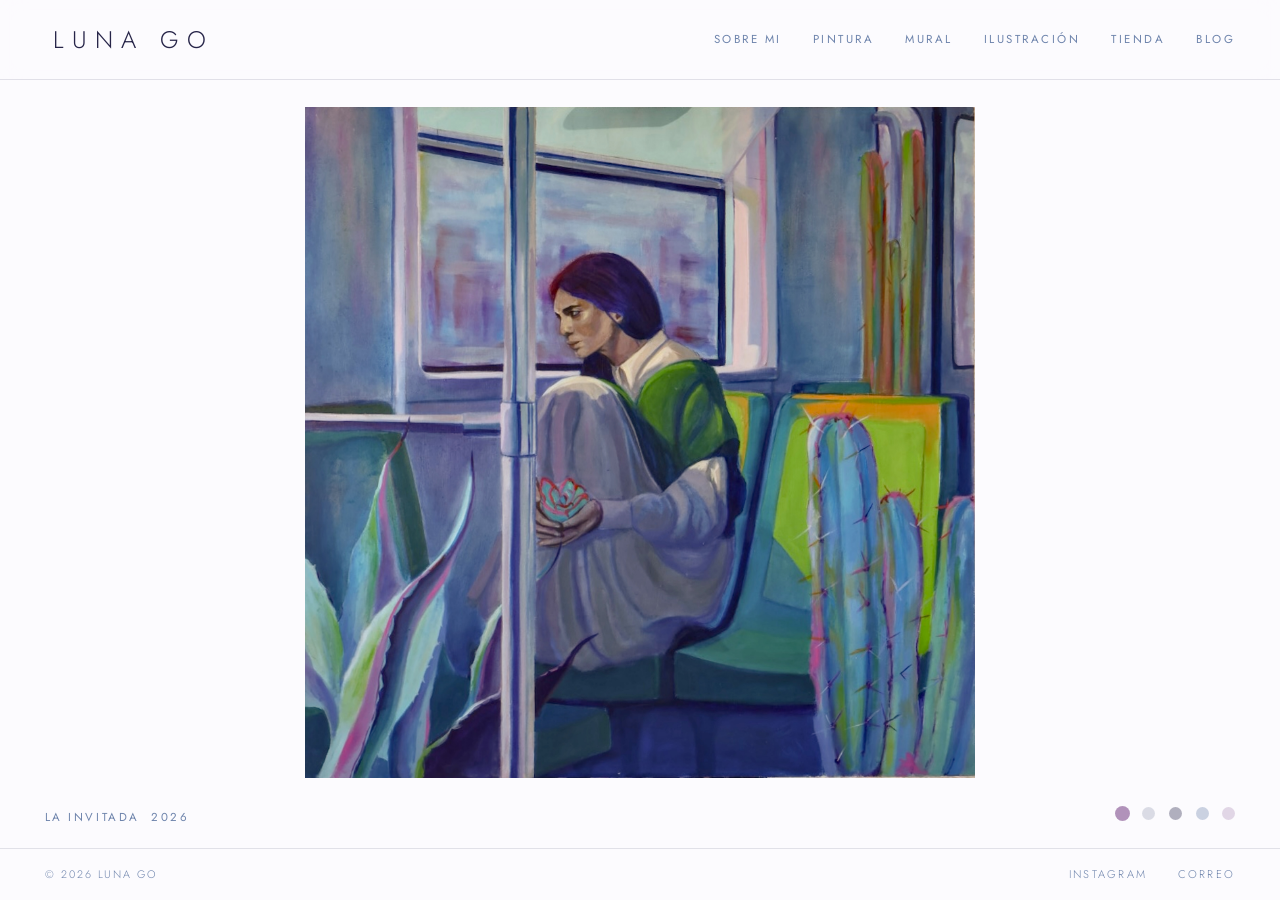
<file: index.html>
<!DOCTYPE html>
<html lang="es">
<head>
  <meta charset="UTF-8" />
  <meta name="viewport" content="width=device-width, initial-scale=1.0" />
  <title>Luna Go</title>
  <meta name="description" content="Obra de Luna Go — pintura, mural e ilustracion." />
  <link rel="preconnect" href="https://fonts.googleapis.com">
  <link rel="preconnect" href="https://fonts.gstatic.com" crossorigin>
  <link href="https://fonts.googleapis.com/css2?family=Cormorant+Garamond:ital,wght@0,400;0,500;0,600;1,400;1,500;1,600&family=Jost:wght@300;400;500&display=swap" rel="stylesheet">
  <link rel="stylesheet" href="styles.css">
</head>
<body>

  <!-- cabecera compartida (se genera desde site.js) -->
  <div id="site-header"></div>

  <!-- PORTADA / SLIDER -->
  <main class="hero" aria-roledescription="carrusel" aria-label="Obra selecta de Luna Go">
    <div class="stage" id="stage"></div>

    <button class="arrow prev" aria-label="Obra anterior">
      <svg viewBox="0 0 24 24" fill="none"><path d="M15 5l-7 7 7 7" stroke="currentColor" stroke-width="1.2" stroke-linecap="round" stroke-linejoin="round"/></svg>
    </button>
    <button class="arrow next" aria-label="Obra siguiente">
      <svg viewBox="0 0 24 24" fill="none"><path d="M9 5l7 7-7 7" stroke="currentColor" stroke-width="1.2" stroke-linecap="round" stroke-linejoin="round"/></svg>
    </button>

    <div class="hero-bar">
      <div class="caption" id="caption" aria-live="polite"></div>
      <div class="dots" id="dots" role="tablist" aria-label="Seleccionar obra"></div>
    </div>
  </main>

  <script src="obras-pintura.js"></script>
  <script src="obras-mural.js"></script>
  <script src="obras-ilustracion.js"></script>
  <script src="data.js"></script>
  <script src="site.js" defer></script>
  <script src="home.js" defer></script>
  <script src="lightbox.js" defer></script>
</body>
</html>
</file>
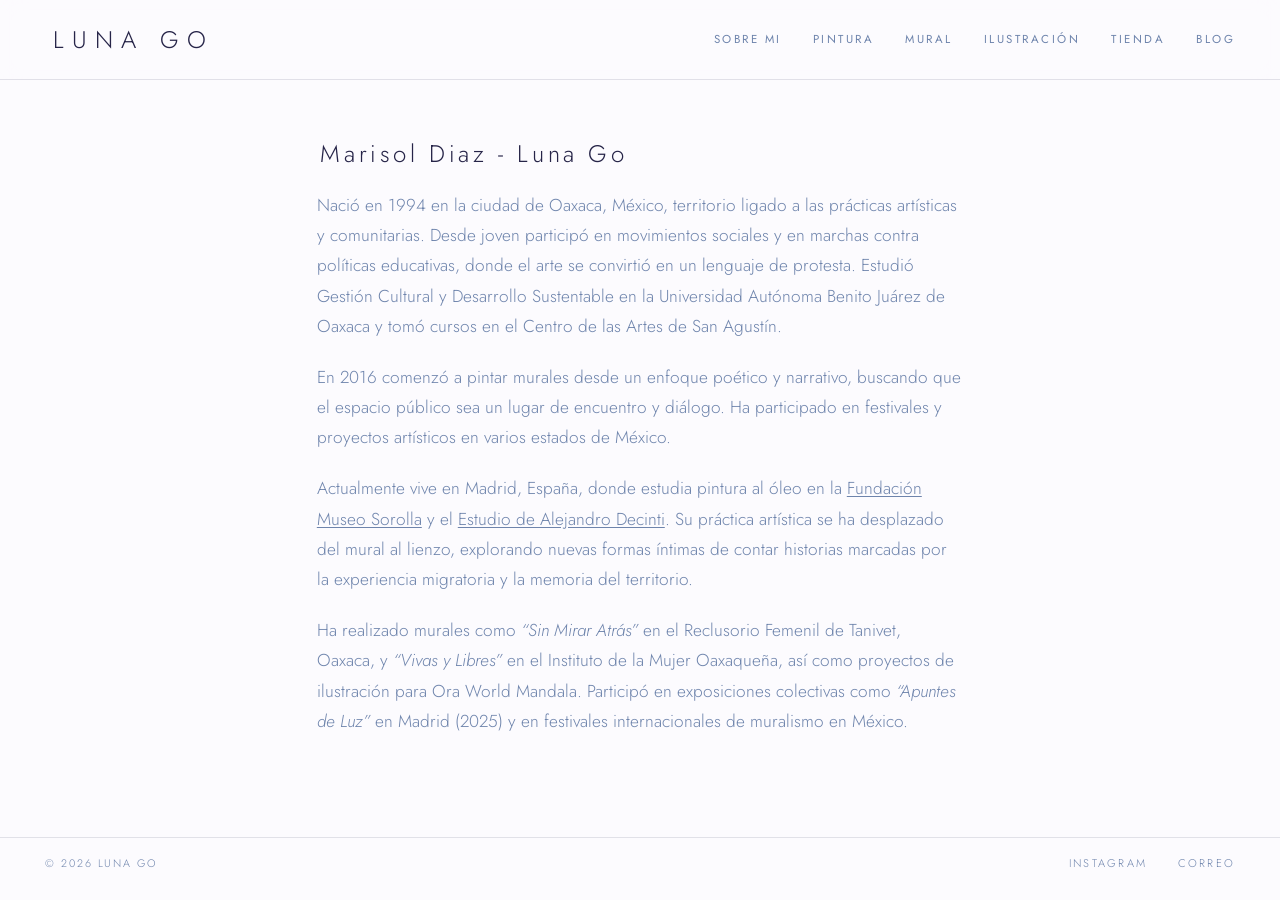
<file: about.html>
<!DOCTYPE html>
<html lang="es">
<head>
  <meta charset="UTF-8" />
  <meta name="viewport" content="width=device-width, initial-scale=1.0" />
  <title>Luna Go — About</title>
  <meta name="description" content="Sobre Luna Go." />
  <link rel="preconnect" href="https://fonts.googleapis.com">
  <link rel="preconnect" href="https://fonts.gstatic.com" crossorigin>
  <link href="https://fonts.googleapis.com/css2?family=Cormorant+Garamond:ital,wght@0,400;0,500;0,600;1,400;1,500;1,600&family=Jost:wght@300;400;500&display=swap" rel="stylesheet">
  <link rel="stylesheet" href="styles.css">
</head>
<body>

  <div id="site-header"></div>

  <main class="reading">
    <article class="post about" id="about"></article>
  </main>

  <script src="data.js"></script>
  <script src="site.js" defer></script>
  <script src="about.js" defer></script>
  <script src="lightbox.js" defer></script>
</body>
</html>
</file>
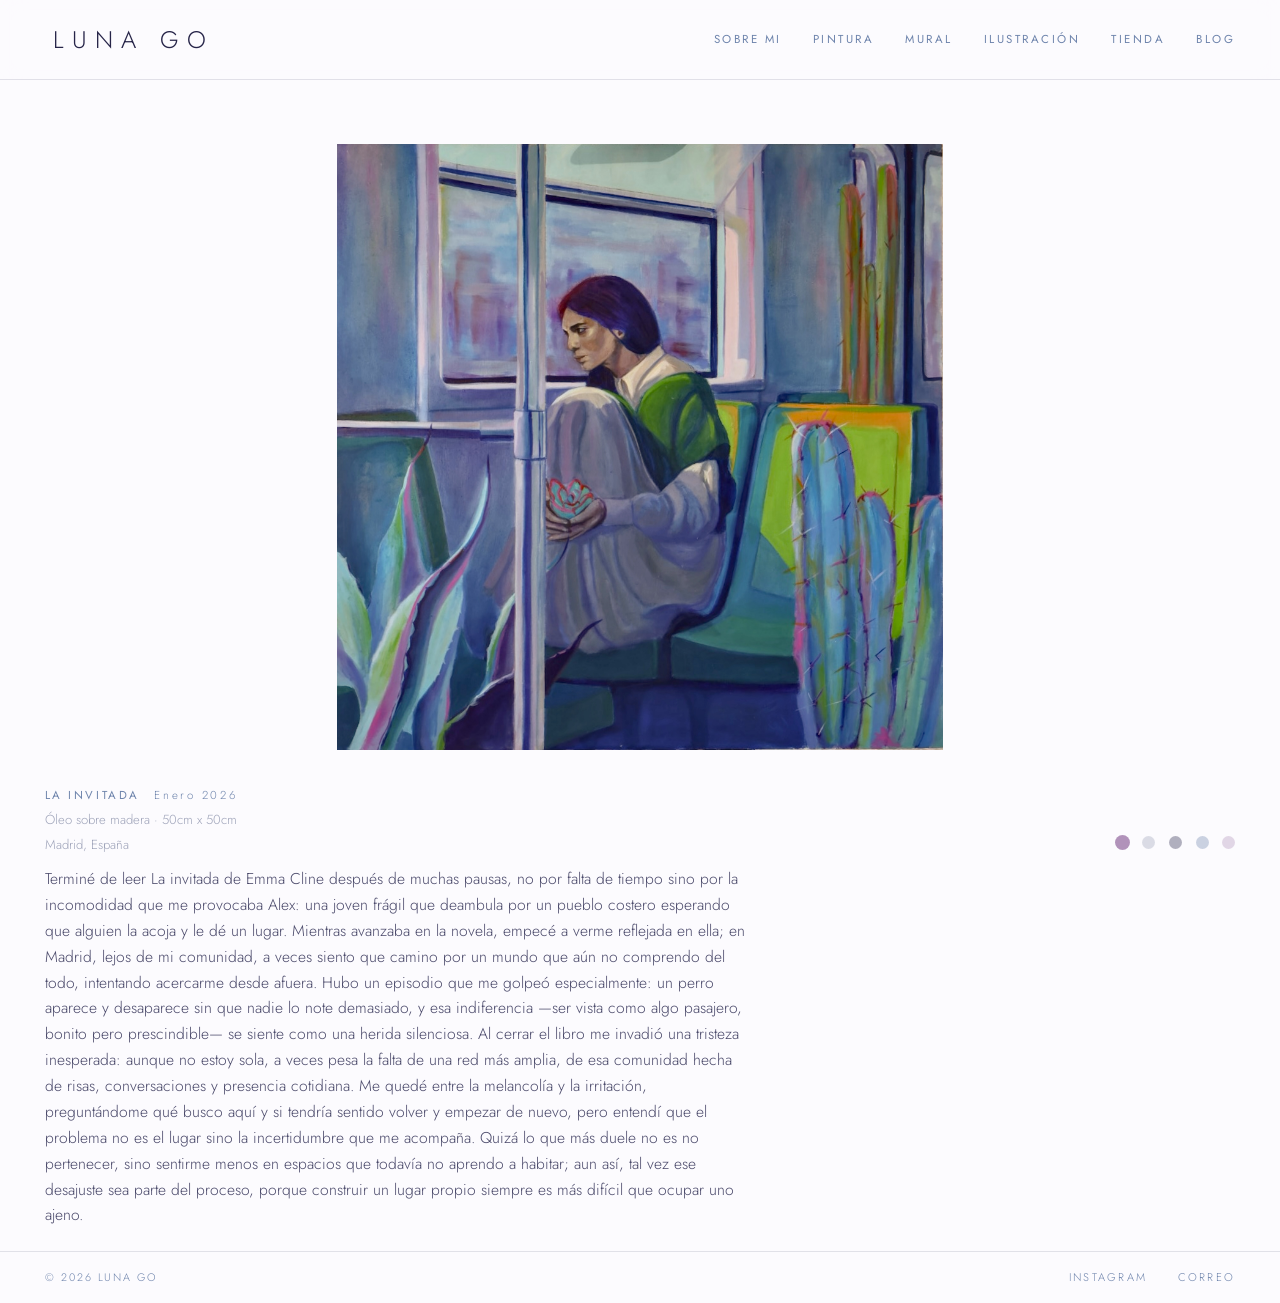
<file: galeria.html>
<!DOCTYPE html>
<html lang="es">
<head>
  <meta charset="UTF-8" />
  <meta name="viewport" content="width=device-width, initial-scale=1.0" />
  <title>Luna Go — Galería</title>
  <meta name="description" content="Obra de Luna Go por año y tipo." />
  <link rel="preconnect" href="https://fonts.googleapis.com">
  <link rel="preconnect" href="https://fonts.gstatic.com" crossorigin>
  <link href="https://fonts.googleapis.com/css2?family=Cormorant+Garamond:ital,wght@0,400;0,500;0,600;1,400;1,500;1,600&family=Jost:wght@300;400;500&display=swap" rel="stylesheet">
  <link rel="stylesheet" href="styles.css">
</head>
<body>

  <div id="site-header"></div>

  <main class="viewer-page">
    <!-- encabezado: Categoría · Año -->
    <div class="gallery-head">
      <h1 id="gTitle">Galería</h1>
      <span class="counter" id="gCounter"></span>
    </div>

    <!-- visor de la obra (se ve entera, estilo James Jean) -->
    <div class="viewer" id="viewer">
      <button class="v-nav prev" id="vPrev" aria-label="Obra anterior">‹</button>
      <button class="v-nav next" id="vNext" aria-label="Obra siguiente">›</button>
    </div>

    <!-- tira de miniaturas -->
    <div class="filmstrip" id="film"></div>

    <!-- ficha de la obra + puntos (título a la izquierda, puntos a la derecha) -->
    <div class="v-bar">
      <div class="v-meta" id="vMeta"></div>
      <div class="dots gdots" id="gDots" role="tablist" aria-label="Seleccionar obra"></div>
    </div>

    <!-- descripción de la obra (solo en la galería) -->
    <p class="v-desc" id="vDesc"></p>

  </main>

  <script src="obras-pintura.js"></script>
  <script src="obras-mural.js"></script>
  <script src="obras-ilustracion.js"></script>
  <script src="data.js"></script>
  <script src="site.js" defer></script>
  <script src="galeria.js" defer></script>
  <script src="lightbox.js" defer></script>
</body>
</html>
</file>
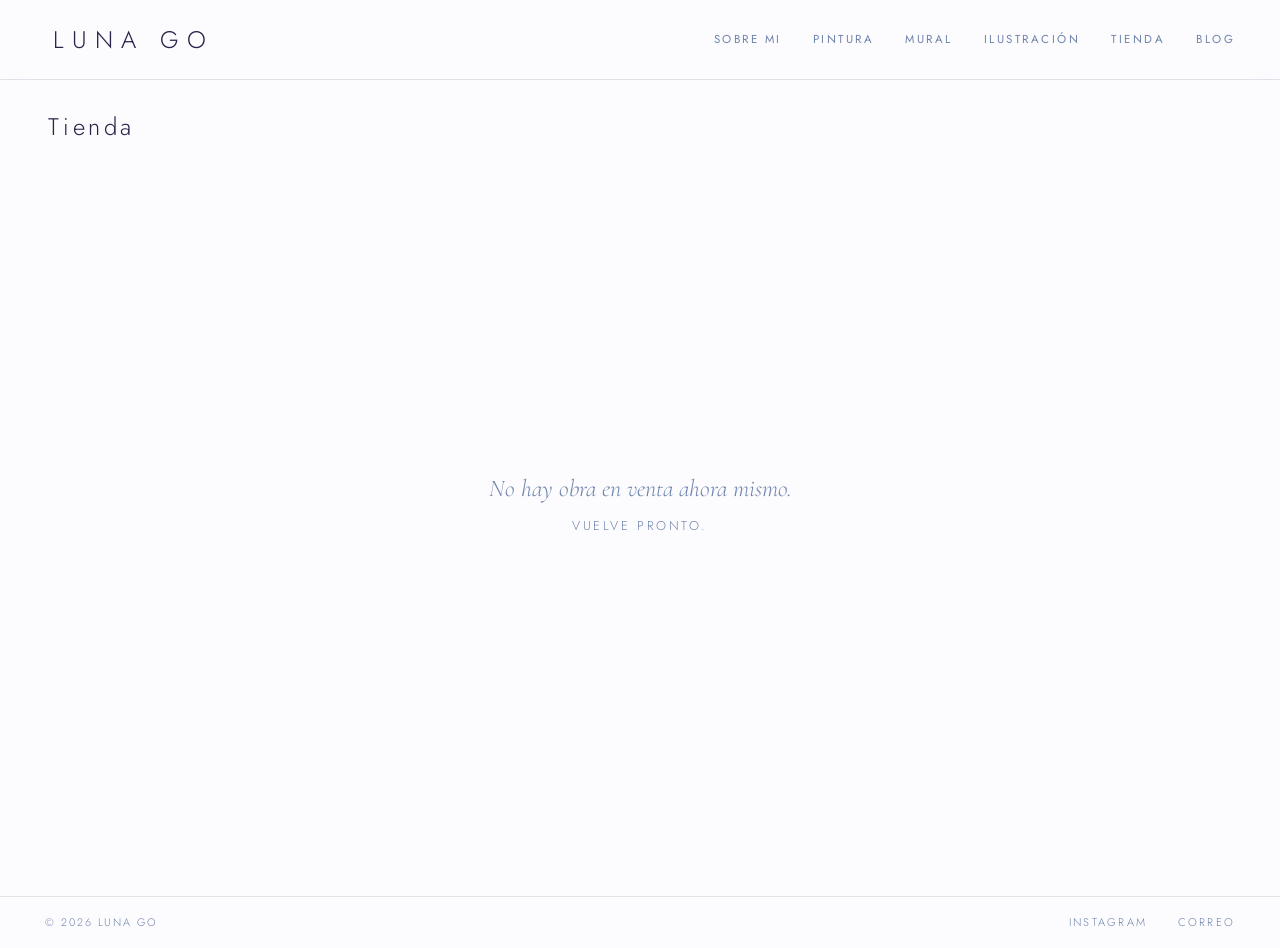
<file: tienda.html>
<!DOCTYPE html>
<html lang="es">
<head>
  <meta charset="UTF-8" />
  <meta name="viewport" content="width=device-width, initial-scale=1.0" />
  <title>Luna Go — Tienda</title>
  <meta name="description" content="Obra de Luna Go en venta." />
  <link rel="preconnect" href="https://fonts.googleapis.com">
  <link rel="preconnect" href="https://fonts.gstatic.com" crossorigin>
  <link href="https://fonts.googleapis.com/css2?family=Cormorant+Garamond:ital,wght@0,400;0,500;0,600;1,400;1,500;1,600&family=Jost:wght@300;400;500&display=swap" rel="stylesheet">
  <link rel="stylesheet" href="styles.css">
</head>
<body>

  <div id="site-header"></div>

  <main class="viewer-page">
    <div class="gallery-head">
      <h1>Tienda</h1>
      <span class="counter" id="gCounter"></span>
    </div>

    <div class="viewer" id="viewer">
      <button class="v-nav prev" id="vPrev" aria-label="Obra anterior">‹</button>
      <button class="v-nav next" id="vNext" aria-label="Obra siguiente">›</button>
    </div>

    <div class="v-meta" id="vMeta"></div>
    <div class="shop-sub" id="vSub"></div>

    <div class="filmstrip" id="film"></div>
  </main>

  <script src="obras-pintura.js"></script>
  <script src="obras-mural.js"></script>
  <script src="obras-ilustracion.js"></script>
  <script src="data.js"></script>
  <script src="site.js" defer></script>
  <script src="tienda.js" defer></script>
  <script src="lightbox.js" defer></script>
</body>
</html>
</file>
<file: styles.css>
/* ============================================================
   LUNA GO — hoja de estilos (tema claro)
   Paleta del brief:
     lila       #B192BA  (R177 G146 B186)
     periwinkle #9DA2B8  (R157 G162 B184)
     indigo     #262448  (R38  G36  B72)
     pizarra    #6E84AC  (R110 G132 B172)
   ============================================================ */
:root{
  --lilac:      #B192BA;
  --periwinkle: #9DA2B8;
  --indigo:     #262448;
  --slate:      #6E84AC;

  --bg:      #FCFBFE;                 /* casi blanco, tinte lila mínimo */
  --ink:     #262448;                 /* texto principal = indigo       */
  --muted:   #6E84AC;                 /* texto secundario = pizarra      */
  --hair:    rgba(38,36,72,.12);      /* líneas finas                    */
  --frame:   rgba(38,36,72,.10);      /* borde del cuadro                */

  --font-display: 'Cormorant Garamond', Georgia, 'Times New Roman', serif;
  --font-body:    'Jost', 'Helvetica Neue', Arial, sans-serif;

  --edge: clamp(1.25rem, 3.5vw, 3.25rem);
  --header-h: 5rem;
  --footer-h: 3.25rem;
}

*{ box-sizing: border-box; margin: 0; padding: 0; }
html{ scroll-behavior: smooth; }

body{
  background: var(--bg);
  color: var(--ink);
  font-family: var(--font-body);
  font-weight: 300;
  line-height: 1.5;
  min-height: 100vh;
  overflow-x: hidden;
}

/* ============================================================
   CABECERA
   logo a la izquierda · menú a la derecha (como el boceto)
   ============================================================ */
.site-header{
  position: sticky;
  top: 0;
  z-index: 100;
  display: flex;
  align-items: center;
  justify-content: space-between;
  gap: 1.5rem;
  height: var(--header-h);
  padding: 0 var(--edge);
  background: rgba(252,251,254,.82);
  backdrop-filter: blur(12px);
  -webkit-backdrop-filter: blur(12px);
  border-bottom: 1px solid var(--hair);
}

.wordmark{
  font-family: var(--font-body);
  font-style: normal;
  font-weight: 300;
  font-size: 1.5rem;
  line-height: 1;
  letter-spacing: .34em;
  text-transform: uppercase;
  text-indent: .34em;        /* compensa el espacio del último carácter */
  color: var(--ink);
  text-decoration: none;
  white-space: nowrap;
}

/* --- menú --- */
.nav{
  display: flex;
  align-items: center;
  gap: clamp(1.1rem, 2.4vw, 2.4rem);
}
.nav-item{ position: relative; }

.nav-trigger,
.nav-link{
  position: relative;
  display: inline-block;
  font-family: var(--font-body);
  font-size: .72rem;
  font-weight: 400;
  line-height: 1;
  letter-spacing: .22em;
  text-transform: uppercase;
  color: var(--muted);
  text-decoration: none;
  padding: .5rem 0;
  transition: color .35s ease;
}
.nav-trigger{
  appearance: none;
  background: none;
  border: 0;
  cursor: pointer;
}
.nav-item:hover .nav-trigger,
.nav-item.open .nav-trigger,
.nav-trigger:focus-visible,
.nav-link:hover,
.nav-link:focus-visible{ color: var(--ink); }

/* subrayado que crece (posicionado en absoluto: no altera la altura) */
.nav-trigger::after,
.nav-link::after{
  content: "";
  position: absolute;
  left: 0;
  bottom: .05rem;
  height: 1px;
  width: 0;
  background: var(--lilac);
  transition: width .4s cubic-bezier(.2,.7,.2,1);
}
.nav-item:hover .nav-trigger::after,
.nav-item.open .nav-trigger::after,
.nav-link:hover::after,
.nav-link:focus-visible::after{ width: 100%; }

/* --- desplegable de años --- */
.dropdown{
  position: absolute;
  top: calc(100% + .3rem);
  left: 50%;
  transform: translate(-50%, 8px);
  min-width: 7rem;
  padding: .5rem 0;
  background: #fff;
  border: 1px solid var(--hair);
  border-radius: 2px;
  box-shadow: 0 20px 44px -22px rgba(38,36,72,.4);
  opacity: 0;
  visibility: hidden;
  pointer-events: none;
  transition: opacity .3s ease, transform .3s ease, visibility .3s;
}
.nav-item:hover .dropdown,
.nav-item.open .dropdown{
  opacity: 1;
  visibility: visible;
  pointer-events: auto;
  transform: translate(-50%, 0);
}
.dropdown a{
  display: block;
  padding: .42rem 1.4rem;
  font-family: var(--font-display);
  font-size: 1.05rem;
  letter-spacing: .04em;
  color: var(--muted);
  text-decoration: none;
  transition: color .25s ease, background .25s ease;
}
.dropdown a:hover,
.dropdown a:focus-visible{ color: var(--ink); background: rgba(177,146,186,.14); }

/* botón hamburguesa (móvil) */
.menu-toggle{
  display: none;
  background: none; border: 0; cursor: pointer;
  color: var(--ink);
  padding: .4rem;
}
.menu-toggle svg{ display: block; }

/* ============================================================
   PORTADA / SLIDER
   cuadro grande enmarcado · leyenda abajo-izq · puntos abajo-der
   ============================================================ */
.hero{
  position: relative;
  height: calc(100vh - var(--header-h) - var(--footer-h));
  min-height: 30rem;
  display: flex;
  flex-direction: column;
  padding: clamp(1.25rem, 3vh, 2.25rem) var(--edge) clamp(1rem, 2.5vh, 1.75rem);
}

/* zona del cuadro */
.stage{
  position: relative;
  flex: 1;
  min-height: 0;
  border: 0;
  border-radius: 2px;
  overflow: hidden;
  box-shadow: none;
  background: transparent;
}

.slide{
  position: absolute;
  inset: 0;
  opacity: 0;
  visibility: hidden;
  transform: scale(1.012);
  transition: opacity 1s ease, transform 1.3s ease, visibility 1s;
}
.slide.is-active{ opacity: 1; visibility: visible; transform: scale(1); }

.slide .art{
  position: absolute;
  inset: 0;
  background-size: cover;
  background-position: center;
}
.slide img.art{ width: 100%; height: 100%; object-fit: contain; display: block; }

/* flechas */
.arrow{
  position: absolute;
  top: calc(50% - 1.5rem);           /* centrado sobre el cuadro (descontando la barra) */
  transform: translateY(-50%);
  z-index: 5;
  width: 3rem; height: 3rem;
  display: grid; place-items: center;
  background: rgba(252,251,254,.7);
  border: 1px solid var(--hair);
  border-radius: 50%;
  cursor: pointer;
  color: var(--ink);
  opacity: 0;
  transition: opacity .35s ease, color .3s ease, background .3s ease;
}
.hero:hover .arrow{ opacity: 1; }
.arrow:hover, .arrow:focus-visible{ opacity: 1; background: #fff; color: var(--lilac); }
.arrow.prev{ left: calc(var(--edge) + .9rem); }
.arrow.next{ right: calc(var(--edge) + .9rem); }
.arrow svg{ width: 24px; height: 24px; }

/* barra inferior: leyenda + puntos */
.hero-bar{
  display: flex;
  align-items: flex-end;
  justify-content: space-between;
  gap: 1.5rem;
  padding-top: clamp(.85rem, 2vh, 1.25rem);
  min-height: 3rem;
}

.caption{ line-height: 1.15; }
.caption .title{
  font-family: var(--font-body);
  font-weight: 400;
  font-size: .72rem;
  letter-spacing: .22em;
  text-transform: uppercase;
  color: var(--muted);
}
.caption .year{
  margin-left: .7rem;
  font-family: var(--font-body);
  font-size: .72rem;
  font-weight: 400;
  letter-spacing: .24em;
  color: var(--muted);
  vertical-align: middle;
}

/* puntos de navegación — tintados con los 4 colores de la paleta */
.dots{
  display: flex;
  align-items: center;
  gap: .85rem;
  padding-bottom: .35rem;
}
.dots button{
  width: 13px; height: 13px;
  padding: 0;
  border: 1px solid transparent;
  border-radius: 50%;
  background: var(--dot, var(--periwinkle));
  opacity: .35;
  cursor: pointer;
  transition: opacity .3s ease, transform .3s ease;
}
.dots button:hover{ opacity: .7; }
.dots button[aria-current="true"]{ opacity: 1; transform: scale(1.15); }

/* ============================================================
   MENÚ MÓVIL
   ============================================================ */
.mobile-panel{
  display: none;
  position: fixed;
  inset: var(--header-h) 0 0 0;
  z-index: 90;
  padding: 1.75rem var(--edge) 3rem;
  background: rgba(252,251,254,.98);
  backdrop-filter: blur(10px);
  overflow-y: auto;
}
.mobile-panel.open{ display: block; }
.mobile-group{ border-bottom: 1px solid var(--hair); }
.mobile-group > span{
  display: block;
  padding: 1.05rem 0 .55rem;
  font-size: .72rem; letter-spacing: .22em; text-transform: uppercase;
  color: var(--muted);
}
.mobile-group .yrs{ display: flex; flex-wrap: wrap; gap: .3rem 1.4rem; padding-bottom: .95rem; }
.mobile-group .yrs a{
  font-family: var(--font-display);
  font-size: 1.15rem; color: var(--ink); text-decoration: none;
}
.mobile-link{
  display: block;
  padding: 1.05rem 0;
  font-size: .72rem; letter-spacing: .22em; text-transform: uppercase;
  color: var(--ink); text-decoration: none;
  border-bottom: 1px solid var(--hair);
}

/* ============================================================
   RESPONSIVE
   ============================================================ */
@media (max-width: 860px){
  :root{ --header-h: 4.5rem; }
  .nav{ display: none; }
  .menu-toggle{ display: grid; place-items: center; }
  .wordmark{ font-size: 1.7rem; }
  .arrow{ opacity: 1; width: 2.6rem; height: 2.6rem; }
  .arrow.prev{ left: calc(var(--edge) + .3rem); }
  .arrow.next{ right: calc(var(--edge) + .3rem); }
  .hero-bar{ flex-wrap: wrap; gap: .6rem; }
}

/* ============================================================
   ACCESIBILIDAD
   ============================================================ */
:focus-visible{ outline: 2px solid var(--slate); outline-offset: 3px; }

@media (prefers-reduced-motion: reduce){
  *{ transition-duration: .01ms !important; animation-duration: .01ms !important; }
  html{ scroll-behavior: auto; }
}

/* ============================================================
   PÁGINA DE GALERÍA (año + tipo) — visor estilo James Jean
   ============================================================ */
.viewer-page{
  display: flex;
  flex-direction: column;
  min-height: calc(100vh - var(--header-h) - var(--footer-h));
  padding: clamp(1.25rem, 3vh, 2rem) var(--edge) clamp(1rem, 2.5vh, 1.5rem);
}

.gallery-head{
  display: flex;
  align-items: baseline;
  justify-content: space-between;
  gap: 1rem;
  padding-bottom: clamp(.75rem, 2vh, 1.25rem);
}
.gallery-head h1{
  font-family: var(--font-display);
  font-weight: 500;
  font-size: clamp(1.7rem, 3.4vw, 2.6rem);
  letter-spacing: .01em;
  color: var(--ink);
}
.gallery-head h1 .sep{ color: var(--periwinkle); margin: 0 .15em; }
.gallery-head h1 .yr{ font-style: italic; color: var(--slate); }
.counter{
  font-size: .74rem; letter-spacing: .28em; color: var(--muted);
  font-variant-numeric: tabular-nums;
}

/* visor */
.viewer{
  position: relative;
  flex: 1;
  min-height: calc(100vh - var(--header-h) - 11rem);
  border: 0;
  border-radius: 2px;
  background: transparent;
  overflow: hidden;
}
.v-slide{
  position: absolute;
  inset: 0;
  margin: 0;
  display: flex;
  align-items: center;
  justify-content: center;
  padding: clamp(.5rem, 1.5vw, 1.25rem);
  opacity: 0;
  visibility: hidden;
  transition: opacity .8s ease, visibility .8s;
}
.v-slide.is-active{ opacity: 1; visibility: visible; }
.v-slide img{
  max-width: 100%;
  max-height: 100%;
  object-fit: contain;         /* la obra se ve ENTERA, sin recortar */
  box-shadow: none;
  cursor: zoom-in;             /* clic = pantalla completa */
}
.v-ph{ width: 70%; height: 80%; background-size: cover; background-position: center; }

/* flechas de navegación */
.v-nav{
  position: absolute; top: 50%; transform: translateY(-50%);
  z-index: 4;
  width: 3rem; height: 3rem;
  display: grid; place-items: center;
  background: rgba(252,251,254,.72);
  border: 1px solid var(--hair);
  border-radius: 50%;
  color: var(--ink);
  font-family: var(--font-body); font-size: 1.6rem; line-height: 1;
  cursor: pointer;
  opacity: 0;
  transition: opacity .35s ease, color .3s ease, background .3s ease;
}
.viewer:hover .v-nav{ opacity: 1; }
.v-nav:hover, .v-nav:focus-visible{ opacity: 1; background: #fff; color: var(--lilac); }
.v-nav.prev{ left: 1rem; }
.v-nav.next{ right: 1rem; }

/* ficha: título + año en una línea, y debajo la técnica/medidas */
.v-meta{
  padding-top: clamp(.85rem, 2vh, 1.2rem);
}
.v-line{
  display: flex;
  align-items: baseline;
  flex-wrap: wrap;
  gap: .1rem .9rem;
}
.v-meta .t{
  font-family: var(--font-body);
  font-weight: 400;
  font-size: .72rem;
  letter-spacing: .22em;
  text-transform: uppercase;
  color: var(--muted);
}
.v-meta .y{ font-size: .72rem; letter-spacing: .24em; color: var(--muted); }
.v-meta .med{ margin-top: .35rem; font-size: .82rem; color: var(--periwinkle); }

/* descripción (solo en la galería) */
.v-desc{
  max-width: 44rem;
  margin-top: .7rem;
  font-size: .98rem;
  line-height: 1.65;
  color: #4a496a;
}
.v-desc .c{ text-align: center; }

/* tira de miniaturas */
.filmstrip{
  display: none;
  justify-content: center;
  gap: .6rem;
  padding-top: clamp(.85rem, 2vh, 1.15rem);
  overflow-x: auto;
  scrollbar-width: thin;
}
.filmstrip::-webkit-scrollbar{ height: 4px; }
.filmstrip::-webkit-scrollbar-thumb{ background: var(--hair); border-radius: 4px; }
.thumb{
  flex: 0 0 auto;
  width: 5.5rem; height: 3.9rem;
  padding: 0; cursor: pointer;
  border: 1px solid transparent;
  border-radius: 2px;
  background-size: cover; background-position: center;
  opacity: .5;
  transition: opacity .3s ease, border-color .3s ease;
}
.thumb:hover{ opacity: .85; }
.thumb.is-active{ opacity: 1; border-color: var(--slate); }

/* sección vacía */
.empty{
  position: absolute; inset: 0;
  display: flex; flex-direction: column;
  align-items: center; justify-content: center;
  text-align: center;
  font-family: var(--font-display); font-style: italic;
  font-size: 1.5rem; color: var(--muted);
}
.empty span{ font-family: var(--font-body); font-style: normal; font-size: .8rem; letter-spacing: .2em; text-transform: uppercase; margin-top: .6rem; }

/* ============================================================
   BLOG / DIARIO
   ============================================================ */
.reading{
  max-width: 46rem;
  margin: 0 auto;
  padding: clamp(2rem, 6vh, 4rem) var(--edge) 5rem;
}
.page-head{ margin-bottom: clamp(2rem, 5vh, 3.25rem); }
.page-head h1{
  font-family: var(--font-display);
  font-weight: 500; font-size: clamp(2.2rem, 5vw, 3.2rem);
  color: var(--ink);
}
.page-head .lede{
  margin-top: .5rem; color: var(--muted);
  font-size: 1rem;
}

/* listado */
.post-list{ display: flex; flex-direction: column; }
.post-card{
  display: flex;
  gap: clamp(1rem, 3vw, 2rem);
  align-items: stretch;
  padding: clamp(1.4rem, 3vh, 2rem) 0;
  border-top: 1px solid var(--hair);
  text-decoration: none;
  color: inherit;
}
.post-card:last-child{ border-bottom: 1px solid var(--hair); }
.pc-thumb{
  flex: 0 0 auto;
  width: clamp(6rem, 22vw, 9rem);
  align-self: stretch;
  min-height: 6rem;
  background-size: cover; background-position: center;
  border-radius: 2px;
}
.pc-body{ display: flex; flex-direction: column; }
.pc-date{ font-size: .7rem; letter-spacing: .22em; text-transform: uppercase; color: var(--slate); }
.pc-title{
  font-family: var(--font-body); font-weight: 300;
  font-size: clamp(1rem, 4vw, 1.2rem); line-height: 1.1;
  color: var(--ink); margin: .3rem 0 .45rem;
  letter-spacing: .1em;
  font-style: normal;
  transition: color .3s ease;
}
.post-card:hover .pc-title{ color: var(--lilac); }
.pc-sum{ color: var(--muted); font-size: .95rem; }
.pc-more{
  margin-top: auto; padding-top: .7rem;
  font-size: .7rem; letter-spacing: .24em; text-transform: uppercase; color: var(--slate);
}

/* entrada individual */
.post-date{ display: block; font-size: .72rem; letter-spacing: .24em; text-transform: uppercase; color: var(--slate); }
.post-title,
.gallery-head h1,
.page-head h1{
  font-family: var(--font-body); font-weight: 300;
  font-size: clamp(1.2rem, 5vw, 1.5rem); line-height: 1;
  color: var(--ink); margin: .5rem 0 1.5rem;
  letter-spacing: .15em;
   text-indent: .15em; 
   font-style: normal;
   text-decoration: none;
  white-space: nowrap;
}


.post-cover{ width: 100%; border-radius: 2px; margin-bottom: 2rem; box-shadow: 0 24px 55px -34px rgba(38,36,72,.5); }
.post-body{ font-size: 1.08rem; line-height: 1.75; color: var(--muted); }
.post-body p{ margin-bottom: 1.3rem; }
.post-body h2{
  font-family: var(--font-body); font-weight: 300;
  font-size: 1.15rem; letter-spacing: .1em;
  color: var(--ink); margin: 2.2rem 0 .9rem;
}
.post-body blockquote{
  margin: 2rem 0; padding-left: 1.4rem;
  border-left: 2px solid var(--lilac);
  font-family: var(--font-body); font-style: italic;
  font-size: 1.5rem; line-height: 1.4; color: var(--slate);
}
.post-body img{ width: 100%; border-radius: 2px; margin: 1.6rem 0; }
.back-link{
  display: inline-block; margin-top: 3rem;
  font-size: .74rem; letter-spacing: .2em; text-transform: uppercase;
  color: var(--muted); text-decoration: none;
}
.back-link:hover{ color: var(--ink); }
.empty-note{ color: var(--muted); font-style: italic; }

/* responsive galería/blog */
@media (max-width: 860px){
  .v-nav{ opacity: 1; }
  .post-card{ flex-direction: column; }
  .pc-thumb{ width: 100%; height: 10rem; align-self: auto; }
  .v-meta .m{ margin-left: 0; width: 100%; }
}

/* ============================================================
   TIENDA — precio y contacto
   ============================================================ */
.v-meta .price{
  margin-left: auto;
  font-family: var(--font-display);
  font-weight: 600;
  font-size: clamp(1.3rem, 2.4vw, 1.85rem);
  color: var(--ink);
}
.shop-sub{
  display: flex;
  align-items: baseline;
  flex-wrap: wrap;
  gap: .35rem 1.2rem;
  margin-top: .5rem;
  min-height: 1.4rem;
}
.shop-sub .med{ font-size: .82rem; color: var(--periwinkle); }
.shop-sub .buy{
  margin-left: auto;
  font-size: .72rem; letter-spacing: .2em; text-transform: uppercase;
  color: var(--slate); text-decoration: none;
  border-bottom: 1px solid var(--hair); padding-bottom: .15rem;
  transition: color .3s ease, border-color .3s ease;
}
.shop-sub .buy:hover{ color: var(--ink); border-color: var(--slate); }

/* ============================================================
   ABOUT — retrato y enlace extra
   ============================================================ */
.about-portrait{
  float: right;
  width: clamp(11rem, 34%, 16rem);
  margin: .35rem 0 1.2rem 2rem;
  border-radius: 2px;
  box-shadow: 0 24px 55px -34px rgba(38,36,72,.5);
}
.about-extra{
  display: inline-block; margin-top: 2rem;
  font-size: .74rem; letter-spacing: .2em; text-transform: uppercase;
  color: var(--muted); text-decoration: none;
  border-bottom: 1px solid var(--hair); padding-bottom: .2rem;
}
.about-extra:hover{ color: var(--ink); }

@media (max-width: 640px){
  .about-portrait{ float: none; width: 100%; margin: 0 0 1.5rem; }
  .shop-sub .buy{ margin-left: 0; }
}

/* ============================================================
   PIE DE PÁGINA — redes sociales (en todas las páginas)
   ============================================================ */
.site-footer{
  display: flex;
  align-items: center;
  justify-content: space-between;
  gap: 1rem 1.5rem;
  flex-wrap: wrap;
  min-height: var(--footer-h);
  padding: .6rem var(--edge);
  border-top: 1px solid var(--hair);
  background: var(--bg);
}
.foot-copy{ font-size: .68rem; letter-spacing: .18em; text-transform: uppercase; color: var(--muted); }
.foot-social{ display: flex; gap: clamp(1rem, 2.4vw, 2rem); flex-wrap: wrap; }
.foot-social a{
  position: relative;
  font-size: .7rem; letter-spacing: .2em; text-transform: uppercase;
  color: var(--muted); text-decoration: none;
  transition: color .3s ease;
}
.foot-social a::after{
  content: ""; position: absolute; left: 0; bottom: -.25rem;
  height: 1px; width: 0; background: var(--lilac);
  transition: width .35s cubic-bezier(.2,.7,.2,1);
}
.foot-social a:hover, .foot-social a:focus-visible{ color: var(--ink); }
.foot-social a:hover::after, .foot-social a:focus-visible::after{ width: 100%; }

@media (max-width: 640px){
  .site-footer{ justify-content: center; text-align: center; }
}

/* ============================================================
   LIGHTBOX — foto a pantalla completa
   ============================================================ */
.lightbox{
  position: fixed;
  inset: 0;
  z-index: 1000;
  display: none;
  align-items: center;
  justify-content: center;
  background: rgba(24, 22, 46, .96);
  padding: clamp(1rem, 4vw, 3rem);
}
.lightbox.open{ display: flex; }
.lb-fig{
  margin: 0;
  max-width: 100%;
  max-height: 100%;
  display: flex;
  flex-direction: column;
  align-items: center;
  gap: 1rem;
}
.lb-img{
  max-width: 100%;
  max-height: 88vh;
  object-fit: contain;
  box-shadow: 0 40px 90px -30px rgba(0,0,0,.7);
}
.lb-cap{
  font-family: var(--font-display); font-style: italic;
  font-size: 1.1rem; color: #ece8f2; text-align: center;
}
.lb-close, .lb-nav{
  position: fixed;
  z-index: 1001;
  background: none; border: 0; cursor: pointer;
  color: #d9d5e6;
  transition: color .3s ease;
}
.lb-close:hover, .lb-nav:hover, .lb-close:focus-visible, .lb-nav:focus-visible{ color: #fff; }
.lb-close{ top: 1.2rem; right: 1.6rem; font-size: 2.2rem; line-height: 1; }
.lb-nav{ top: 50%; transform: translateY(-50%); font-size: 3rem; line-height: 1; display: grid; place-items: center; width: 3.5rem; height: 3.5rem; }
.lb-nav.prev{ left: .8rem; }
.lb-nav.next{ right: .8rem; }
@media (max-width: 640px){
  .lb-nav{ font-size: 2.2rem; width: 2.6rem; height: 2.6rem; }
}

.slide img.art{ cursor: zoom-in; }
.v-desc a,
.post-body a{
  color: var(--slate);
  text-decoration: underline;
  text-underline-offset: 2px;
  transition: color .3s ease;
}
.v-desc a:hover,
.post-body a:hover{ color: var(--lilac); }

#gTitle{ display: none; }
#gCounter{ display: none; }

.v-bar{ display: flex; align-items: flex-end; justify-content: space-between; gap: 1.5rem; }
.gdots{ flex: 0 0 auto; padding-bottom: .35rem; }
</file>
